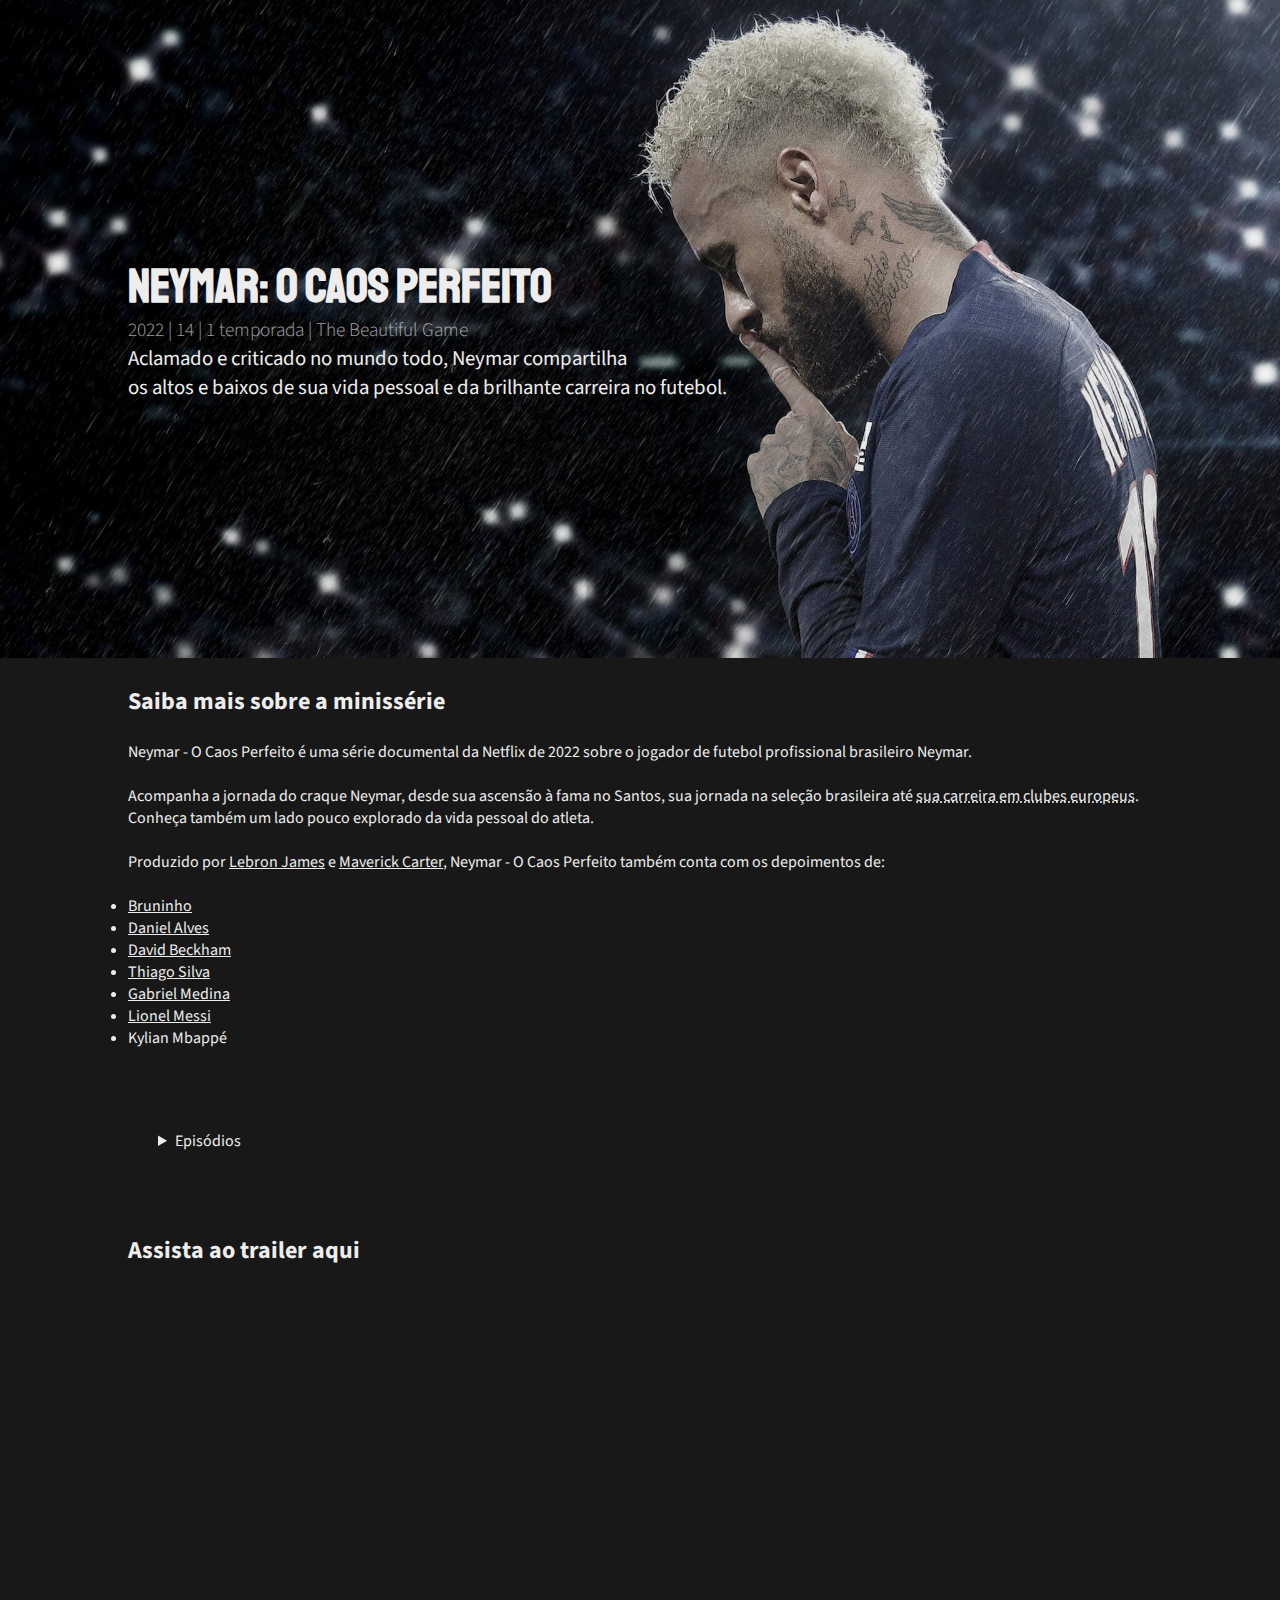
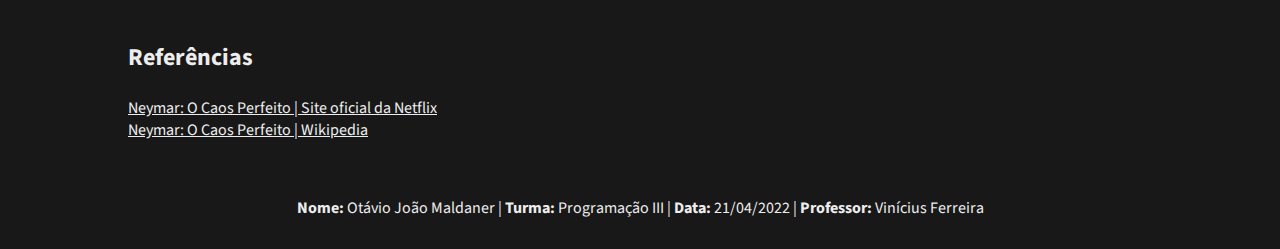
<file: avaliacaoI-prog_III/index.html>
<!--Otávio João Maldaner-->
<!DOCTYPE html>
<html lang="en">
<head>
    <meta charset="UTF-8">
    <meta http-equiv="X-UA-Compatible" content="IE=edge">
    <meta name="viewport" content="width=device-width, initial-scale=1.0">
    <link rel="stylesheet" href="style.css">
    <title>Neymar: O Caos Perfeito</title>
</head>
<body>
    <div class="titulo">
        <h1>Neymar: O Caos Perfeito</h1>
        <p class="dados">2022 | <span>14</span> | 1 temporada | The Beautiful Game</p>
        <blockquote cite="https://www.netflix.com/br/title/81005126">
            <p>Aclamado e criticado no mundo todo, Neymar compartilha</p>
            <p> os altos e baixos de sua vida pessoal e da brilhante carreira no futebol.</p>
        </blockquote>
    </div>
    <div class="formato">
        <h2>Saiba mais sobre a minissérie</h2>   
        <br>
        <p>Neymar - O Caos Perfeito é uma série documental da Netflix de 2022 sobre o jogador de futebol profissional brasileiro Neymar.</p>
        <br>
        <p>Acompanha a jornada do craque Neymar, desde sua ascensão à fama no Santos, sua jornada na seleção brasileira até <abbr title="Até o momento, Neymar atuou no Barcelona e no Paris Saint Germain na Europa">sua carreira em clubes europeus</abbr>. Conheça também um lado pouco explorado da vida pessoal do atleta.</p>
        <br>
        <p>Produzido por <a href="https://pt.wikipedia.org/wiki/LeBron_James">Lebron James</a> e <a href="https://en.wikipedia.org/wiki/Maverick_Carter">Maverick Carter</a>, Neymar - O Caos Perfeito também conta com os depoimentos de:</p>
        <br>
        <ul>
            <li><a href="https://pt.wikipedia.org/wiki/Bruno_Mossa_de_Rezende">Bruninho</a></li>
            <li><a href="https://pt.wikipedia.org/wiki/Daniel_Alves">Daniel Alves</a></li>
            <li><a href="https://pt.wikipedia.org/wiki/David_Beckham">David Beckham</a></li>
            <li><a href="https://pt.wikipedia.org/wiki/Thiago_Silva">Thiago Silva</a></li>
            <li><a href="https://pt.wikipedia.org/wiki/Gabriel_Medina">Gabriel Medina</a></li>
            <li><a href="https://pt.wikipedia.org/wiki/Lionel_Messi">Lionel Messi</a></li>
            <li><a href="https://pt.wikipedia.org/wiki/Kylian_Mbapp%C3%A9"></a>Kylian Mbappé</li>
        </ul>
    </div>
    <div class="episodios">
        <details>
            <summary>Episódios</summary>
            <details class="espacamento">
                <summary><strong>Episódio 1 - Juninho</strong></summary>
                <p>Da origem humilde à fama mundial, o craque Neymar teve uma ascensão meteórica. Mas as críticas não dão trégua. (duração: 51 minutos)</p>
            </details>
            <details>
                <summary><strong>Episódio 2 - Neymar do Brasil</strong></summary>
                <p>A carreira e a fama de Neymar disparam no Barcelona. Mas uma mudança para Paris, a pressão da Copa e uma denúncia chocante deixam o jogador ainda mais em evidência. (duração: 61 minutos)</p>
            </details>
            <details>
                <summary><strong>Episódio 3 - O Pai tá on</strong></summary>
                <p>A tensão é cada vez maior com o PSG. Neymar decide dar um tempo, redescobrir o amor pelo esporte e fazer a diferença na vida de muitas pessoas em sua cidade natal. (duração: 53 minutos)</p>
            </details>
        </details>
    </div>
    
    <div class="formato">
        <h2>Assista ao trailer aqui</h2>
    </div>
    <div class="trailer">
        <iframe width="560" height="315" src="https://www.youtube.com/embed/HSC6htNW9co" title="YouTube video player" frameborder="0" allow="accelerometer; autoplay; clipboard-write; encrypted-media; gyroscope; picture-in-picture" allowfullscreen></iframe>
    </div>
    <div class="referencias">
        <h2>Referências</h2>
        <br> 
        <a href="https://www.netflix.com/br/title/81005126">Neymar: O Caos Perfeito | Site oficial da Netflix</a>
        <br>
        <a href ="https://pt.wikipedia.org/wiki/Neymar_-_O_Caos_Perfeito">Neymar: O Caos Perfeito | Wikipedia</a>
    </div>
    <footer>
        <p><strong>Nome: </strong>Otávio João Maldaner | <strong>Turma: </strong>Programação III | <strong>Data: </strong>21/04/2022 | <strong>Professor: </strong>Vinícius Ferreira</p>
    </footer>
</body>
</html>
</file>
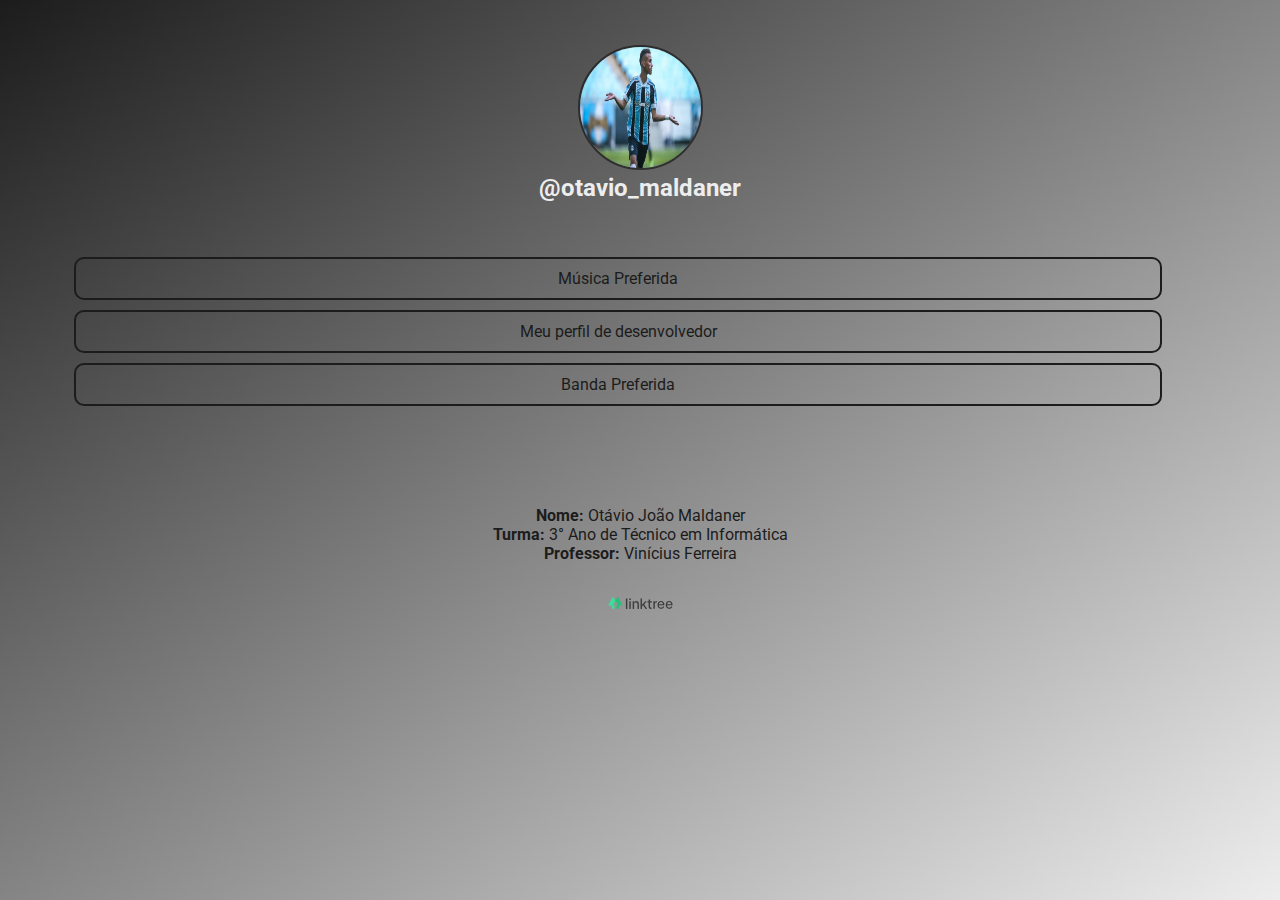
<file: avaliacaoII-prog_III/index.html>
<!DOCTYPE html>
<html lang="en">
<head>
    <meta charset="UTF-8">
    <meta http-equiv="X-UA-Compatible" content="IE=edge">
    <meta name="viewport" content="width=device-width, initial-scale=1.0">
    <link rel="stylesheet" href="style.css">
    <title>Clone Linktree</title>
</head>
<body>
    <div class="container">
        <header>
            <img src="Bitello.webp" alt="">
            <h2>@otavio_maldaner</h2>
        </header>
        <main>
            <div>
                <div class="conteudo">
                    <a href="https://youtu.be/jdwd48gRdaI" target="_blank">
                        <p>Música Preferida</p>
                    </a>
                </div>
                <div class="conteudo">
                    <a href="https://github.com/OtavioMaldaner" target="_blank">
                        <p>Meu perfil de desenvolvedor</p>
                    </a>
                </div>
                <div class="conteudo">
                    <a href="https://www.facebook.com/pages/category/Musician-Band/Haters-Rock-Club-361300171166125/" target="_blank">
                        <p>Banda Preferida</p>
                    </a>
                </div>
            </div>
        </main>
        <footer>
            <p><strong>Nome: </strong>Otávio João Maldaner</p>
            <p><strong>Turma: </strong>3° Ano de Técnico em Informática</p>
            <p><strong>Professor: </strong>Vinícius Ferreira</p>
            <img src="linktree-logo.svg" alt="">
        </footer>
    </div>
</body>
</html>
</file>
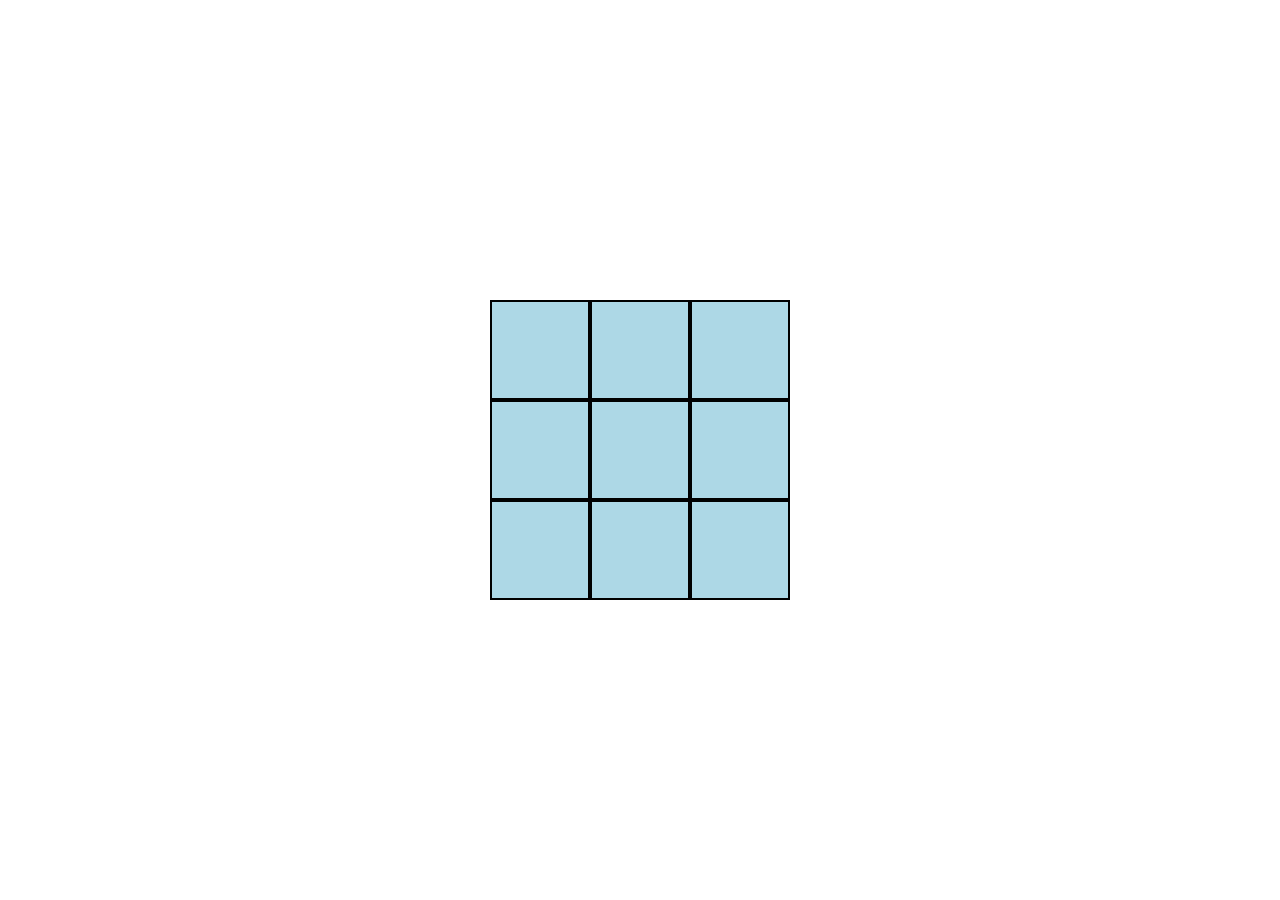
<file: Xogo da Véia/index.html>
<!DOCTYPE html>
<html lang="en">
<head>
    <meta charset="UTF-8">
    <meta http-equiv="X-UA-Compatible" content="IE=edge">
    <meta name="viewport" content="width=device-width, initial-scale=1.0">
    <link rel="stylesheet" href="style.css">
    <title>Xogo da véia - Tu fiu o xogo?</title>
</head>
<body>
    <div id="meio">
        <div class="container">
            <div class="casa" id="0"></div>
            <div class="casa" id="1"></div>
            <div class="casa" id="2"></div>
            <div class="casa" id="3"></div>
            <div class="casa" id="4"></div>
            <div class="casa" id="5"></div>
            <div class="casa" id="6"></div>
            <div class="casa" id="7"></div>
            <div class="casa" id="8"></div>
        </div>
    </div>
    <script src="script.js"></script>
</body>
</html>
</file>
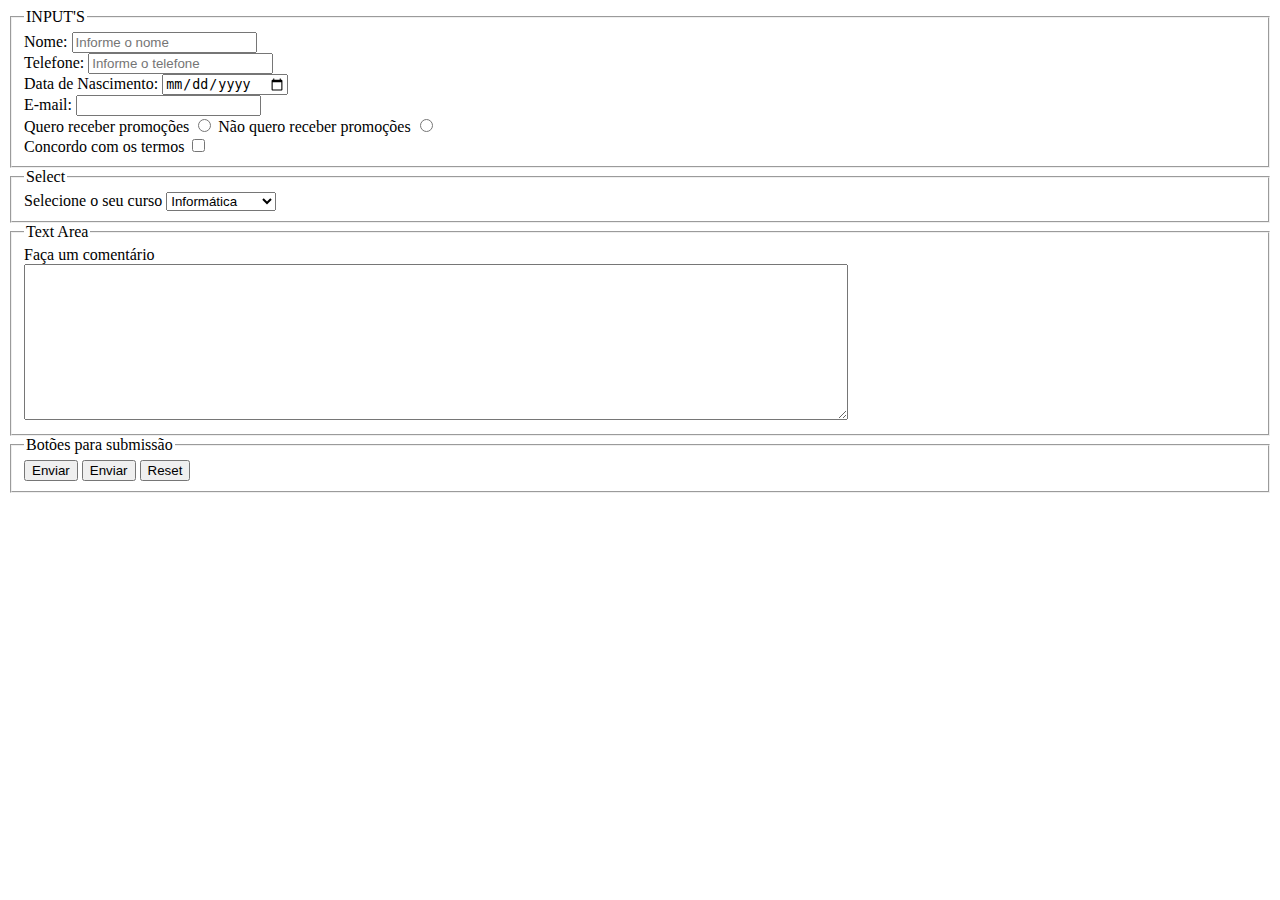
<file: Exemplos comentados/formulario/index.html>
<!DOCTYPE html>
<html lang="pt-br">
<head>
    <meta charset="UTF-8">
    <meta name="viewport" content="width=device-width, initial-scale=1.0">
    <title>Formulário de Cadastro - Exemplo</title>
</head>
<body>
    <!-- Os formulários são usados para envio de informações de uma página para o servidor ou para processamento.
    Quando fazemos uma postagem no instagram estamos enviando informações, por exemplo. Assim, a tag FORM indica
    que o conjunto de dados que está dentro dela será enviado para uma determinada página (atributo action) utilizando
    o método (atributo method) GET ou POST.
    -->
    <form action='#' method='GET'>
        <!-- A tag FIELDSET cria visualmente um agrupamento de elementos -->
        <fieldset>
            <!-- LEGEND adiciona um título para o agrupamento-->
            <legend>INPUT'S</legend>
            <!-- LABEL identifica o texto que identifica o campo de entrada de dados.
            O atributo for indica que ao clicar no label o ponteiro do mouse terá seu foco no campo com aquele id-->
            <label for="nome">Nome:</label>
            <!-- O input é um campo de entrada básico. O type indica qual tipo de dado será solicitado, 
            name é um identificador, placeholder uma mensagem de ajuda ao usuário e o id é um identificado para a tag. 
            O id pode ter qualquer nome.
        -->
            <input type='text' name='nome' placeholder="Informe o nome" id='nome'>
            <!-- A tag BR quebra a linha -->
            <br>
            <label for="telefone">Telefone:</label>
            <input type='tel' name='telefone' placeholder="Informe o telefone" id='telefone'>
            <br>
            <label for="nascimento">Data de Nascimento:</label>
            <input type='date' name='nascimento' id='nascimento'>
            <br>
            <label for="email">E-mail:</label>
            <!-- O atributo required indica que aquele campo é obrigatório. Além disso, valida o campo antes de enviar -->
            <input type='email' name='email' id='email' required>
            
            <!-- O uso de radio indica que uma opção daquele grupo deve ser selecionado.
            Para isso os elementos que tratam sobre a mesma opção devem possuir mesmo nome e valores diferentes-->
            <br>
            <label for="simpromocoes">Quero receber promoções</label>
            <input type='radio' name='promocoes' id='simpromocoes' value='s'>
            <label for="naopromocoes">Não quero receber promoções</label>
            <input type='radio' name='promocoes' id='naopromocoes' value='n'>

            <!-- Quando mais de uma opção pode ser selecionada deve-se utilizar o checbox.
            O value é importante tanto para o checkbox quanto para o radio, pois é esse valor que
            será processado no envio do formulário. Todos elementos de input possuem value.
            -->
            <br>
            <label for="concordo">Concordo com os termos</label>
            <input type='checkbox' name='concordo' id='concordo' value='1'>
        </fieldset>
        <fieldset>
            <legend>Select</legend>
            <label for='curso'>Selecione o seu curso</label>
            <!-- A tag SELECT exibe uma lista de seleção para o usuário. -->
            <select name='curso' id='curso'>
                <!-- As opções da lista devem ser inseridas com a tag option, todas com um valor-->
                <option value=1>Informática</option>
                <option value=2>Química</option>
                <option value=3>Meio ambiente</option>
            </select>
        </fieldset>
        <fieldset>
            <legend>Text Area</legend>
            <label for='comentario'>Faça um comentário</label><br>
            <!-- A tag TEXTAREA deve ser utilizada para inserção de textos com mais linhas. 
            Cols especifica quantas linhas terá e rows quantas colunas-->
            <textarea id='comentario' cols='100' rows=10>
            </textarea>
        </fieldset>
        <fieldset>
            <legend>Botões para submissão</legend>
            <!-- Inserção de botão. Quando o botão é clicado o formulário é submetido. -->
            <button>Enviar</button>
            <!--Pode ser inserido um botão com o campo input também, com o type submit-->
            <input type='submit' value='Enviar'>
             <!--Pode ser inserido um botão com o campo input para reset do formulário-->
             <input type='reset' value='Reset'>
        </fieldset>
    </form>
</body>
</html>
</file>
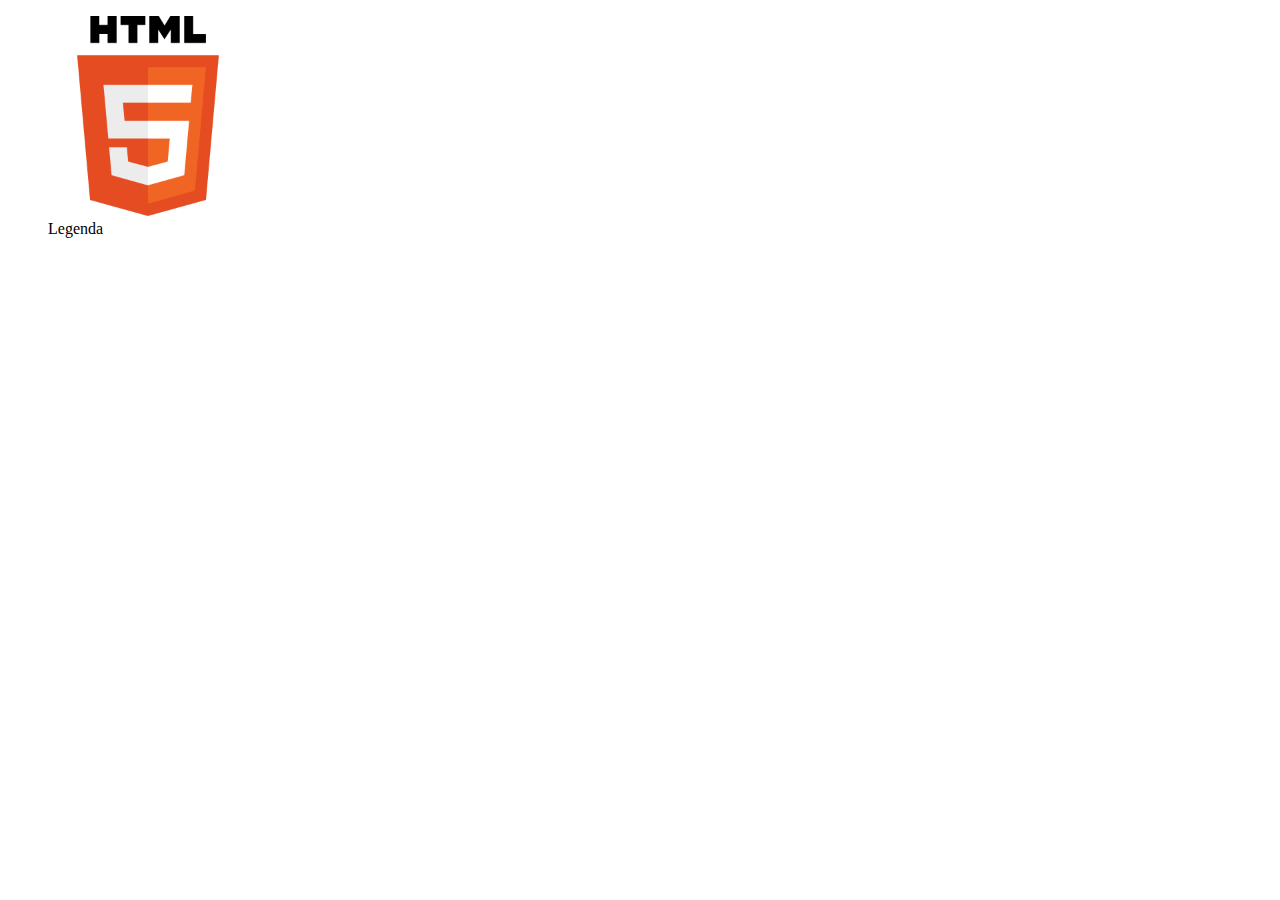
<file: Exemplos comentados/imagem/index.html>
<!DOCTYPE html>
<html lang="pt-br">
<head>
    <meta charset="UTF-8">
    <meta name="viewport" content="width=device-width, initial-scale=1.0">
    <title>Imagens</title>
</head>
<body>
    <!-- A tag FIGURE é uma tag semântica para um container de figura-->
    <figure>
        <!-- A tag IMG insere uma imagem em uma página HTML 
         O atibuto src recebe o caminho da imagem;
         O atributo alt é um texto alternativo que é lido por leitores de tela;
         O atributo title é exibido ao deixar o mouse sobre a figura.
         O atributo width define a largura da imagem.
        -->
        <img width="200px" src="imagem.png" alt="O logo da linguagem HTML" title='Exibe texto quando o mouse está posicionado'>
        <!-- A tag FIGCAPTION insere uma legenda-->	
        <figcaption>Legenda</figcaption>
    </figure>
</body>
</html>
</file>
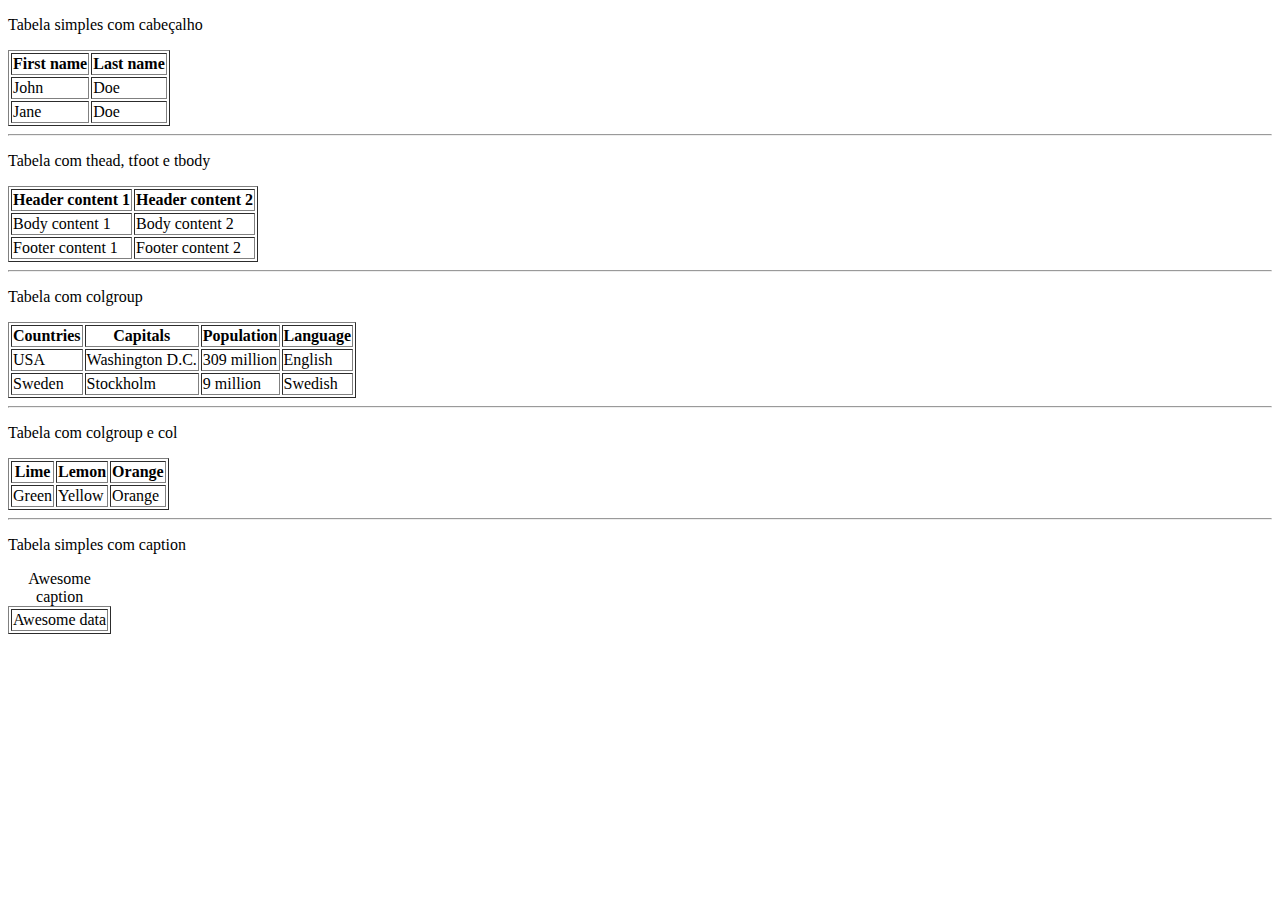
<file: Exemplos comentados/tabela/index.html>
<!DOCTYPE html>
<html lang="pt-br">
<head>
    <meta charset="UTF-8">
    <meta name="viewport" content="width=device-width, initial-scale=1.0">
    <title>Tabela</title>
</head>
<body>
    <!-- Exemplo adaptado e traduzido de https://developer.mozilla.org/pt-BR/docs/Web/HTML/Element/table -->
    <!-- A tag P indica um parágrado, conjunto de texto -->
    <p>Tabela simples com cabeçalho</p>
    <table border=1>
      <tr>
        <th>First name</th>
        <th>Last name</th>
      </tr>
      <tr>
        <td>John</td>
        <td>Doe</td>
      </tr>
      <tr>
        <td>Jane</td>
        <td>Doe</td>
      </tr>
    </table>
    
    <hr>
    
    <p>Tabela com thead, tfoot e tbody</p>
    <table border=1>
      <thead>
        <tr>
          <th>Header content 1</th>
          <th>Header content 2</th>
        </tr>
      </thead>
      <tfoot>
        <tr>
          <td>Footer content 1</td>
          <td>Footer content 2</td>
        </tr>
      </tfoot>
      <tbody>
        <tr>
          <td>Body content 1</td>
          <td>Body content 2</td>
        </tr>
      </tbody>
    </table>
    
    <hr>

    <p>Tabela com  colgroup</p>
    <table border=1>
      <colgroup span="4" class="columns"></colgroup>
      <tr>
        <th>Countries</th>
        <th>Capitals</th>
        <th>Population</th>
        <th>Language</th>
      </tr>
      <tr>
        <td>USA</td>
        <td>Washington D.C.</td>
        <td>309 million</td>
        <td>English</td>
      </tr>
      <tr>
        <td>Sweden</td>
        <td>Stockholm</td>
        <td>9 million</td>
        <td>Swedish</td>
      </tr>
    </table>

    <hr>
    
    <p>Tabela com  colgroup e col</p>
    <table border=1>
      <colgroup>
        <col class="column1">
        <col class="columns2plus3" span="2">
      </colgroup>
      <tr>
        <th>Lime</th>
        <th>Lemon</th>
        <th>Orange</th>
      </tr>
      <tr>
        <td>Green</td>
        <td>Yellow</td>
        <td>Orange</td>
      </tr>
    </table>
    
    <hr>

    <p>Tabela simples com caption</p>
    <table border=1>
      <caption>Awesome caption</caption>
      <tr>
        <td>Awesome data</td>
      </tr>
    </table>

</table>
</body>
</html>
</file>
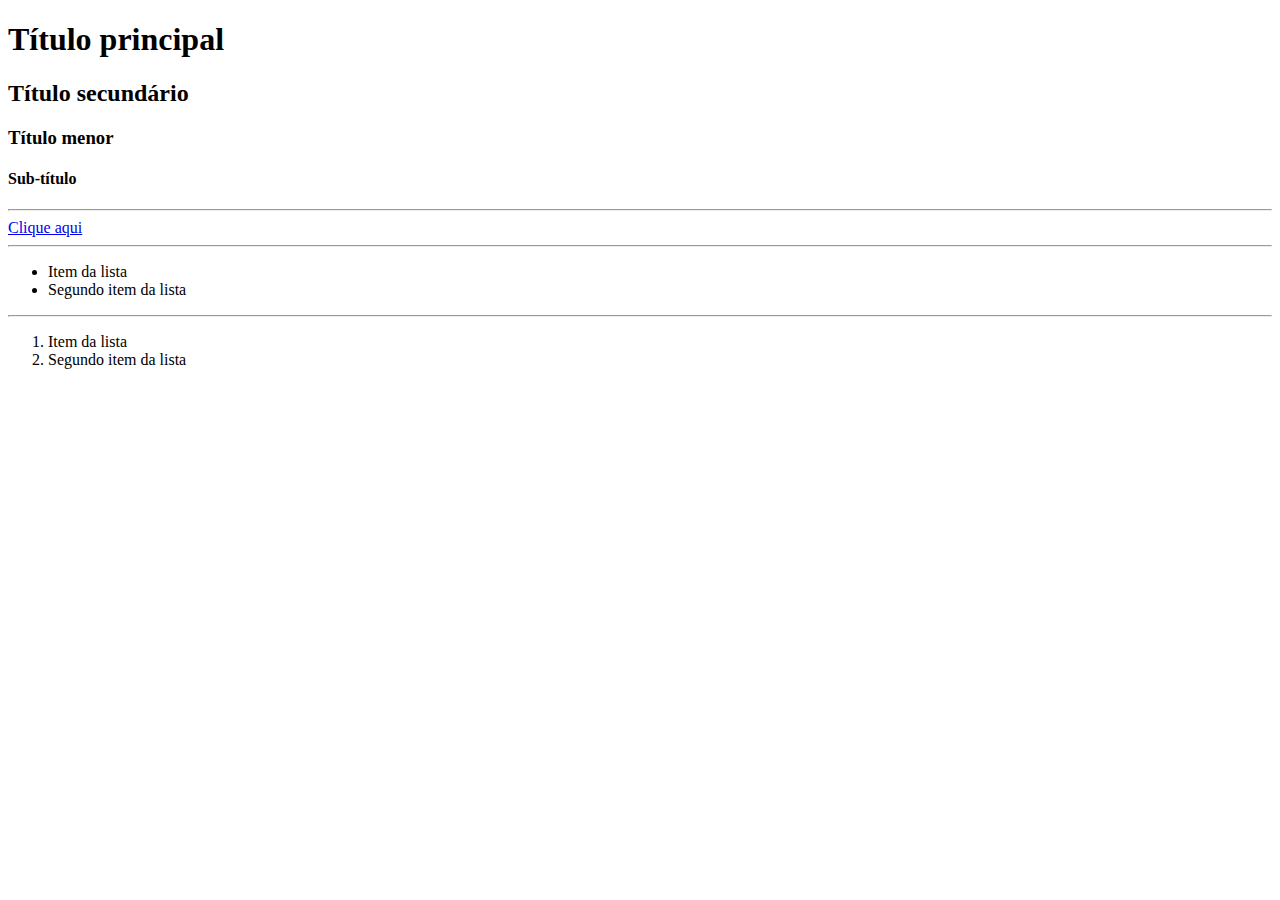
<file: Exemplos comentados/tags_basicas/index.html>
<!DOCTYPE html>
<html lang="pt-br">
    <head>
        <title>Tags Básicas</title>
        <meta charset="UTF-8">
        <meta name="viewport" content="width=device-width, initial-scale=1">
    </head>
    <!-- Esta tag indica um comentário em HTML -->
    <body>
        <!-- A tag H define destaque para seu conteúdo. Quanto mais próximo de 1, maior será o destaque -->
        <h1>Título principal</h1>
        <h2>Título secundário</h2>
        <h3>Título menor</h3>
        <h4>Sub-título</h4>
        <!-- A tag HR insere uma linha, que pode ser usada como um separador -->
        <hr>
        <!-- A Tag A cria um link. 
            Dentro das tags é possível inserir atributos, que acrescentam funcionalidades aos elementos-->
        <a href='https://developer.mozilla.org/pt-BR/docs/Web/HTML/Element/a'> Clique aqui</a>
        <hr>
        <!-- Com a tag UL cria-se uma lista sem ordem. Os itens são inseridos na lista com a tag LI-->
        <ul>
            <li>Item da lista</li>
            <li>Segundo item da lista</li>
        </ul>
        <hr>
        <!-- Com a tag OL cria-se uma lista ordenada. Os itens são inseridos na lista com a tag LI-->
        <ol>
            <li>Item da lista</li>
            <li>Segundo item da lista</li>
        </ol>
    </body>
</html>
</file>
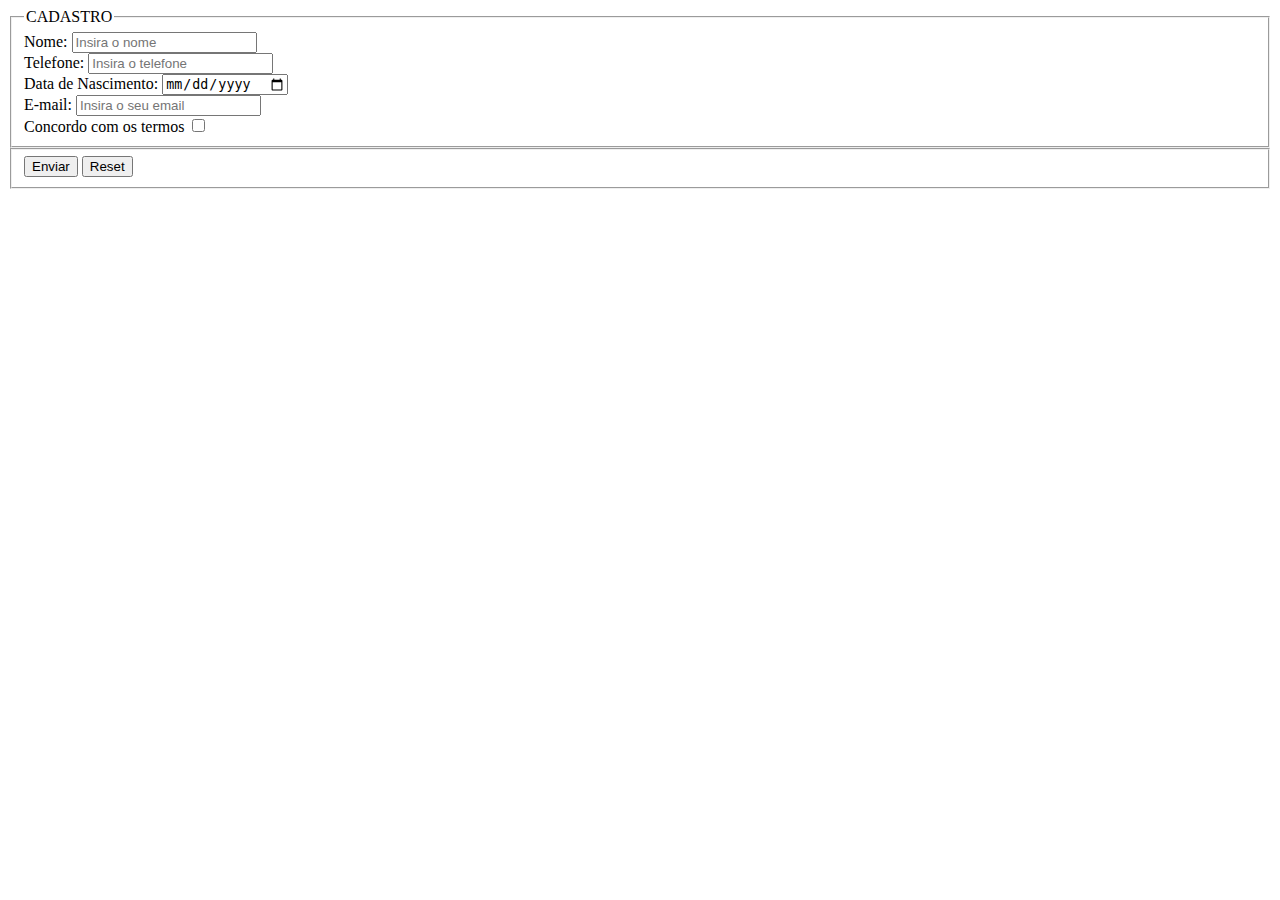
<file: Aula II/formulario.html>
<!DOCTYPE html>
<html lang="en">
<head>
    <meta charset="UTF-8">
    <meta http-equiv="X-UA-Compatible" content="IE=edge">
    <meta name="viewport" content="width=device-width, initial-scale=1.0">
    <title>Formulário de contato</title>
</head>
<body>
    <form action="#" method="get">
        <fieldset>
            <legend>CADASTRO</legend>
            <label for="nome">Nome:</label>
            <input type='text' name='nome' placeholder="Insira o nome" id='nome'>
            <br>
            <label for="telefone">Telefone:</label>
            <input type='tel' name='telefone' placeholder="Insira o telefone" id='telefone'>
            <br>
            <label for="nascimento">Data de Nascimento:</label>
            <input type='date' name='nascimento' id='nascimento'>
            <br>
            <label for="email">E-mail:</label>
            <input type='email' name='email' placeholder="Insira o seu email" id='email' required>
            <br>
            <label for="concordo">Concordo com os termos</label>
            <input type='checkbox' name='concordo' id='concordo' value='1'>
        </fieldset>
        <fieldset>
            <input type='submit' value='Enviar'>
            <input type='reset' value='Reset'>
        </fieldset>
    </form>
</body>
</html>
</file>
<file: avaliacaoI-prog_III/style.css>
@import url('https://fonts.googleapis.com/css2?family=Staatliches&display=swap');
@import url('https://fonts.googleapis.com/css2?family=Source+Sans+Pro:wght@300&display=swap');
* {
    padding: 0px;
    margin: 0px;
}
body {
    font-family: 'Source Sans Pro', sans-serif;
    background-color: #181818;
    color: #ededed;
}
body {
    background-image: url(ney.jpg);
    background-size: 100%;
    background-repeat: no-repeat;
}
.titulo {
    margin: 20% 0 20% 10%;
}

.titulo h1 {
    color: #ededed;
    font-size: 3rem;
    font-family: 'Staatliches', cursive;
}

.titulo p {
    color: #ededed;
    font-size: 1.3rem;
}

.titulo p.dados {
    opacity: 0.65;
    font-size: 1.2rem;
    font-weight: 300;
}

details {
    padding: 30px;
}

details > p {
    margin-left: 30px;
    padding-top: 15px;
}

.formato, .episodios, .referencias {
    max-width: 100%;
    padding: 2% 10%;

    background-color: #181818;
}

.trailer {
    text-align: center;
}

a {
    color:#ededed;
}
footer {
    text-align: center;
    padding: 30px;
}
</file>
<file: avaliacaoII-prog_III/style.css>
@import url('https://fonts.googleapis.com/css2?family=Roboto:wght@300&display=swap');
*{
    padding: 0;
    margin: 0;
    box-sizing: border-box;
}
body{
    --cor-principal: #47B4FC;
    --cor-secundaria: #1c1c1c;
    --cor-terciaria: #ededed;
    --cor-sombra: #1c1c1cb7;
    height: 100vh;
    width: 100vw;
    background-image: linear-gradient(to bottom right, var(--cor-terciaria), var(--cor-principal));
}
header img {
    height: 125px;
    width: 125px;
    border-radius: 100px;
    border: 2px solid var(--cor-sombra);
}

header {
    text-align: center;
    padding-top: 5vh;
}
.container {
    font-family: 'Roboto', sans-serif;
    display: flex;
    justify-content: space-around;
    flex-direction: column;
    text-align: center;
}
.conteudo {
    text-align: center;
    border: 2px solid var(--cor-secundaria);
    padding: 10px;
    border-radius: 10px;
    margin: 10px;
    width: 85vw;
}
.conteudo > a {
    text-decoration: none;
    color: var(--cor-secundaria);
}
.conteudo:hover{
    background-color: var(--cor-terciaria);
    transition: all 0.5s ease 0s;
    box-shadow: 2px 2px 2px var(--cor-sombra);
}
main{
    padding: 5vh 5vw;
}
footer{
    text-align: center;
    padding: 5vh 5vw;
    color: var(--cor-secundaria);
}
footer img {
    width: 75px;
    height: 80px;
}
@media all and (min-width:700px){ 
    body {
        background-image: linear-gradient(to bottom right, var(--cor-secundaria), var(--cor-terciaria));
        color: var(--cor-terciaria);
    }
    .conteudo {
        text-align: center;
        border: 2px solid var(--cor-secundaria);
        padding: 10px;
        border-radius: 10px;
        margin: 10px;
        color: var(--cor-terciaria);
    }
    .conteudo > a {
        text-decoration: none;
        color: var(--cor-secundaria);
    }
    .conteudo:hover{
        background-color: var(--cor-terciaria);
        transition: all 0.5s ease 0s;
        box-shadow: 2px 2px 2px var(--cor-sombra);
    }
}
</file>
<file: Xogo da Véia/style.css>
*{
    margin: 0;
    padding: 0;
    box-sizing: border-box;
}
.container {
    display: grid;
    justify-content: center;
    align-items: center;
    text-align: center;
    grid-template-areas: "c1 c2 c3"
                         "c4 c5 c6"
                         "c7 c8 c9";
}
.casa {
    display: flex;
    justify-content: center;
    align-items: center;
    background-color: lightblue;
    height: 100px;
    width: 100px;
    border: 2px solid black;
}
.casa:hover {
    background-color: blue;
    color: #fff;
}
#meio {
    display: flex;
    height: 100vh;
    justify-content: center;
    align-items: center;
}
#casa1 {
    grid-area: c1;
}
#casa2 {
    grid-area: c2;
}
#casa3 {
    grid-area: c3;
}
#casa4 {
    grid-area: c4;
}
#casa5 {
    grid-area: c5;
}
#casa6 {
    grid-area: c6;
}
#casa7 {
    grid-area: c7;
}
#casa8 {
    grid-area: c8;
}
#casa9 {
    grid-area: c9;
}
</file>
